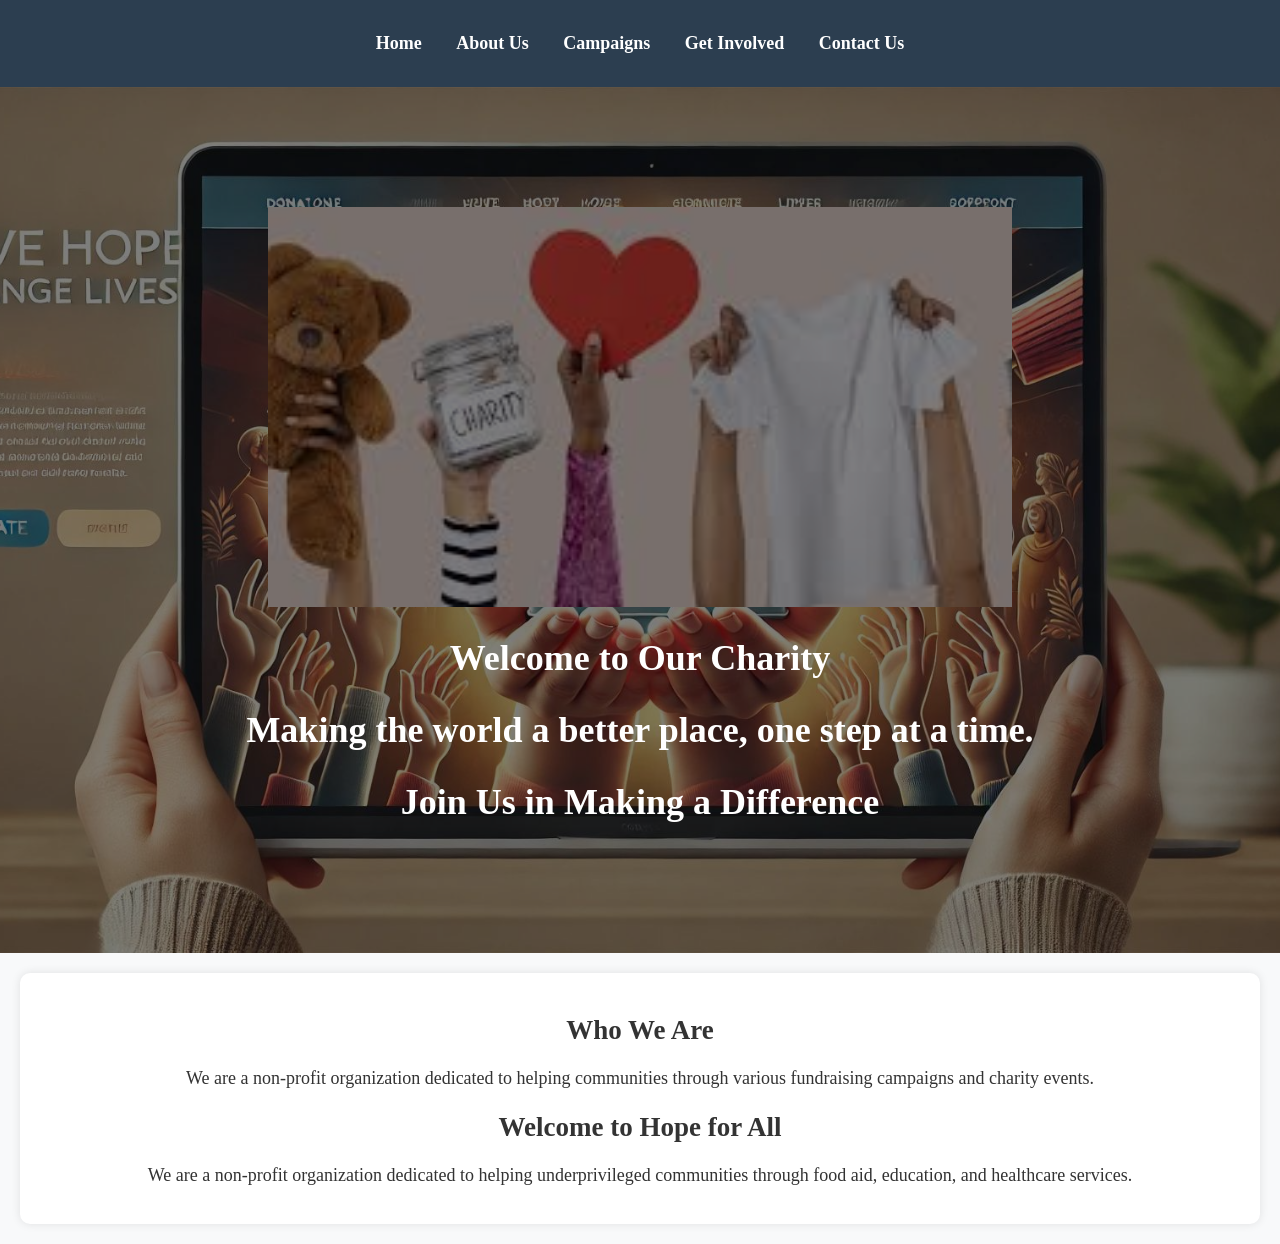
<file: index.html>
<!DOCTYPE html>
<html lang="en">
<head>
  <meta charset="UTF-8" />
  <meta name="viewport" content="width=device-width, initial-scale=1.0" />
  <title>Hope for All - Charity</title>
  <link rel="stylesheet" href="./style.css" />
  <link rel="stylesheet" href="./mobile.css" />
  <link rel="stylesheet" href="./desktop.css" />
  <style>
    .banner img {
      width: 60%;
      display: none;
      height: 400px;
      object-fit: cover;
      margin: 20px auto;
    }
    .banner img.active {
      display: block;
    }
  </style>
</head>
<body onload="welcomeMessage()">
  <header>
    <nav>
      <ul>
        <li><a href="./index.html">Home</a></li>
        <li><a href="./about.html">About Us</a></li>
        <li><a href="./campaigns.html">Campaigns</a></li>
        <li><a href="./get-involved.html">Get Involved</a></li>
        <li><a href="./contact.html">Contact Us</a></li>
      </ul>
    </nav>
  </header>

  <section class="banner">
    <!-- Slideshow Images -->
    <img src="./banner1.png" class="slide active" alt="Slide 1" />
    <img src="./banner2.png" class="slide" alt="Slide 2" />
    <img src="./banner3.png" class="slide" alt="Slide 3" />

    <h1>Welcome to Our Charity</h1>
    <h1>Making the world a better place, one step at a time.</h1>
    <h1>Join Us in Making a Difference</h1>
  </section>

  <section class="introduction">
    <h2>Who We Are</h2>
    <p>We are a non-profit organization dedicated to helping communities through various fundraising campaigns and charity events.</p>
    <h2>Welcome to Hope for All</h2>
    <p>We are a non-profit organization dedicated to helping underprivileged communities through food aid, education, and healthcare services.</p>
  </section>

  <!-- JavaScript starts here -->
  <script>
    // Alert message when page loads
    function welcomeMessage() {
      alert("Welcome to Hope for All Charity Website!");
    }

    // Simple slideshow logic
    let slideIndex = 0;
    const slides = document.querySelectorAll('.slide');

    function showSlides() {
      slides.forEach((slide) => {
        slide.classList.remove('active');
      });

      slideIndex++;
      if (slideIndex > slides.length) slideIndex = 1;

      slides[slideIndex - 1].classList.add('active');
      setTimeout(showSlides, 3000); // change every 3 seconds
    }

    showSlides();
  </script>
</body>
</html>
</file>
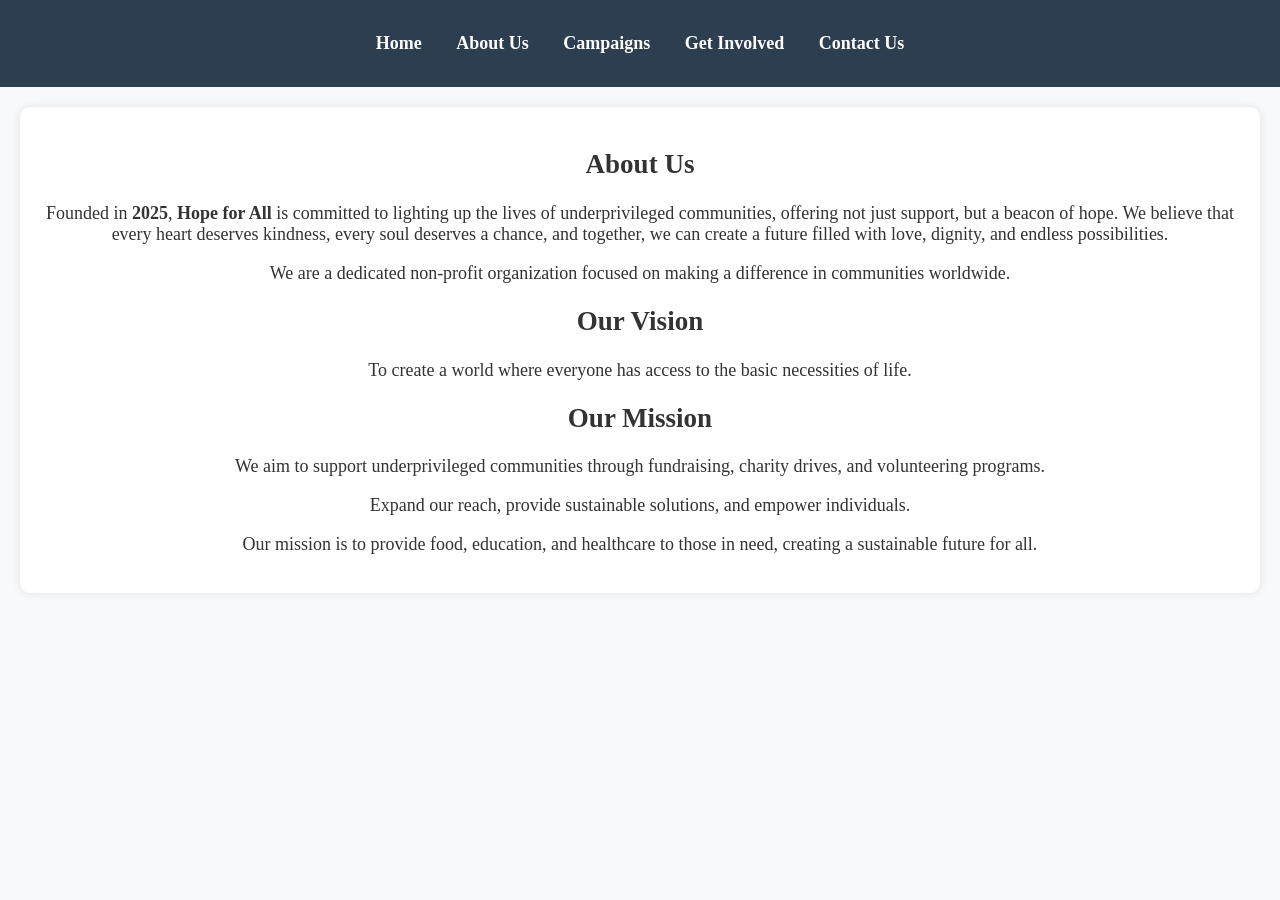
<file: about.html>
<!DOCTYPE html>
<html lang="en">
<head>
    <meta charset="UTF-8" />
  <meta name="viewport" content="width=device-width, initial-scale=1.0" />
  <title>Hope for All - Charity</title>
  <link rel="stylesheet" href="./style.css" />
  <link rel="stylesheet" href="./mobile.css" />
  <link rel="stylesheet" href="./desktop.css" />
</head>
<body>
    <header>
        <nav>
            <ul>
                <li><a href="./index.html">Home</a></li>
				<li><a href="./about.html">About Us</a></li>
				<li><a href="./campaigns.html">Campaigns</a></li>
				<li><a href="./get-involved.html">Get Involved</a></li>
				<li><a href="./contact.html">Contact Us</a></li>
            </ul>
        </nav>
    </header>
    
    <section class="about">
        <h1>About Us</h1>
		 <p>Founded in <strong>2025</strong>, <strong>Hope for All</strong> is committed to lighting up the lives of
		   underprivileged communities, offering not just support, but a beacon of hope. We believe that every heart deserves kindness, 
		   every soul deserves a chance, and together, we can create a future filled with love, dignity, and endless possibilities.</p>
		<p>We are a dedicated non-profit organization focused on making a difference in communities worldwide.</p>
        
        <h2>Our Vision</h2>
        <p>To create a world where everyone has access to the basic necessities of life.</p>
        
        <h2>Our Mission</h2>
        <p>We aim to support underprivileged communities through fundraising, charity drives, and volunteering programs.</p>
		<p> Expand our reach, provide sustainable solutions, and empower individuals.</p>
		<p> Our mission is to provide food, education, and healthcare to those in need, creating a sustainable future for all.</p>
    </section>
</body>
</html>
</file>
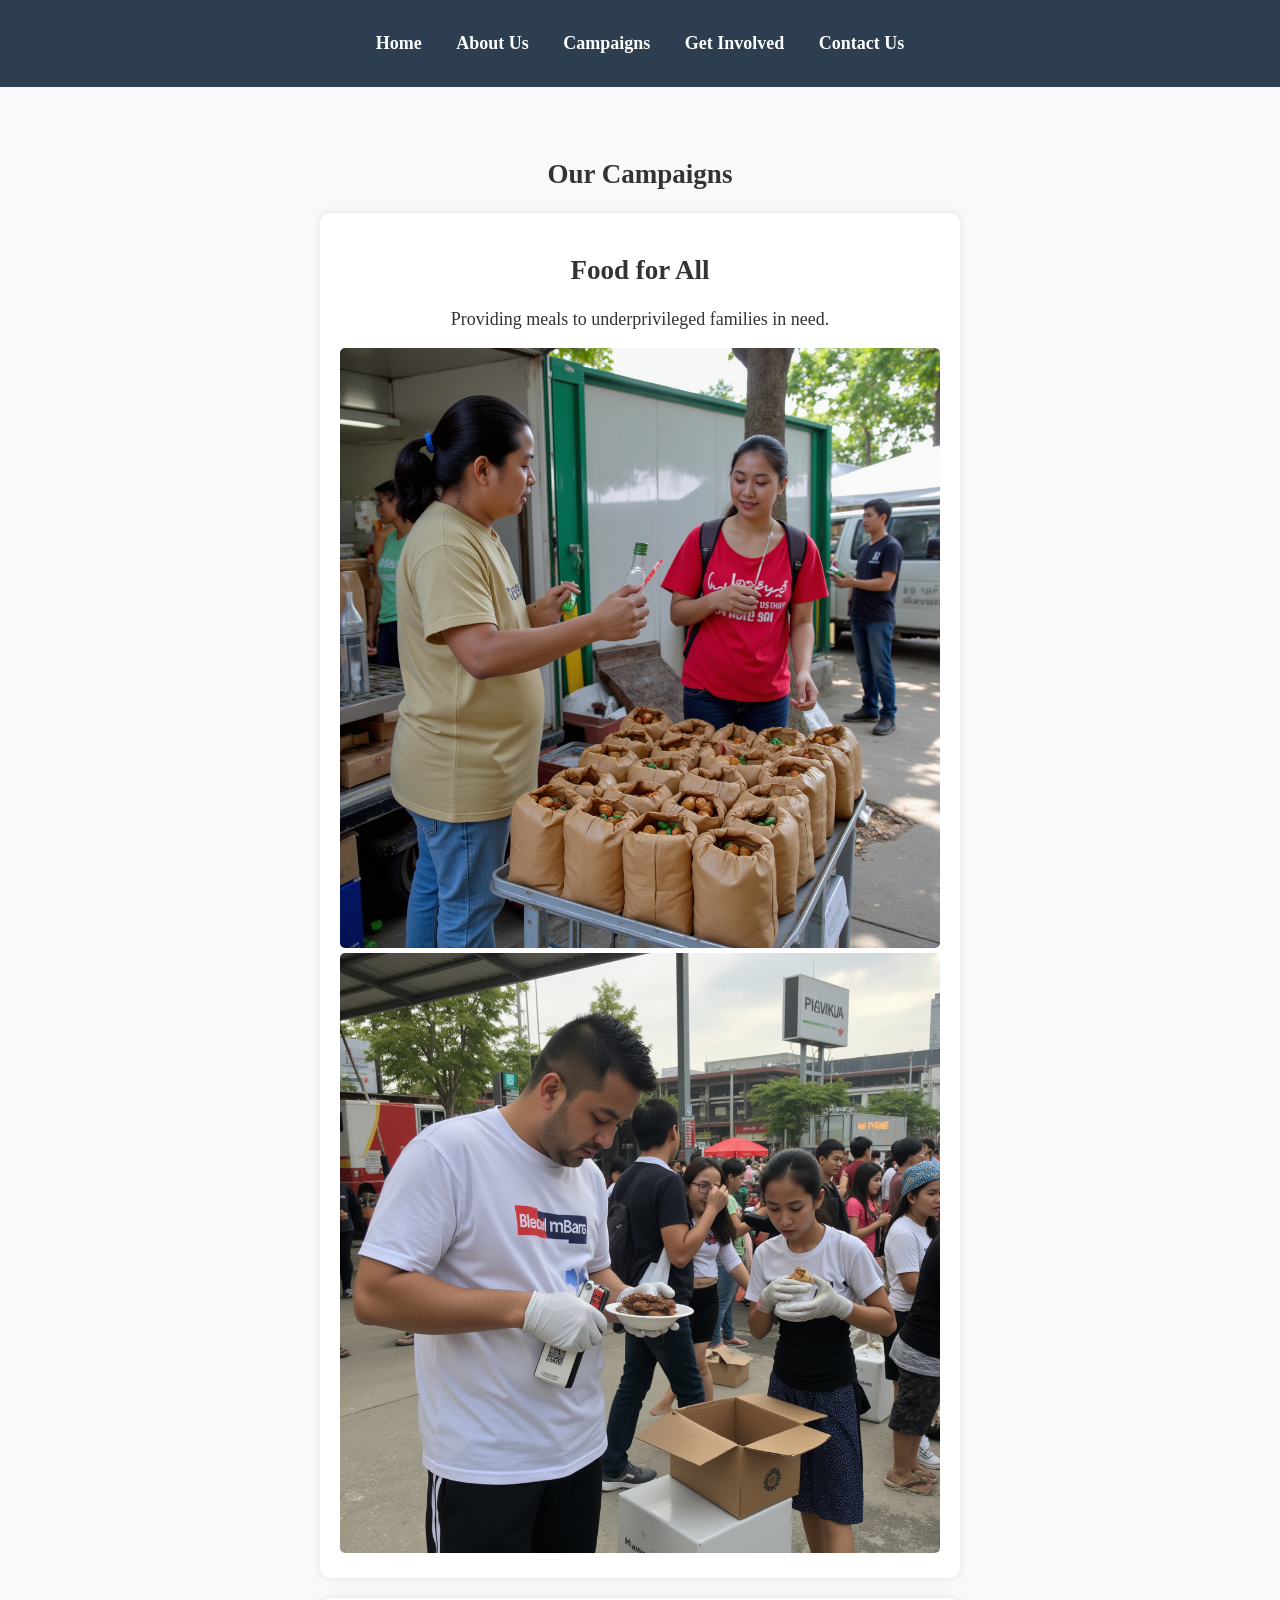
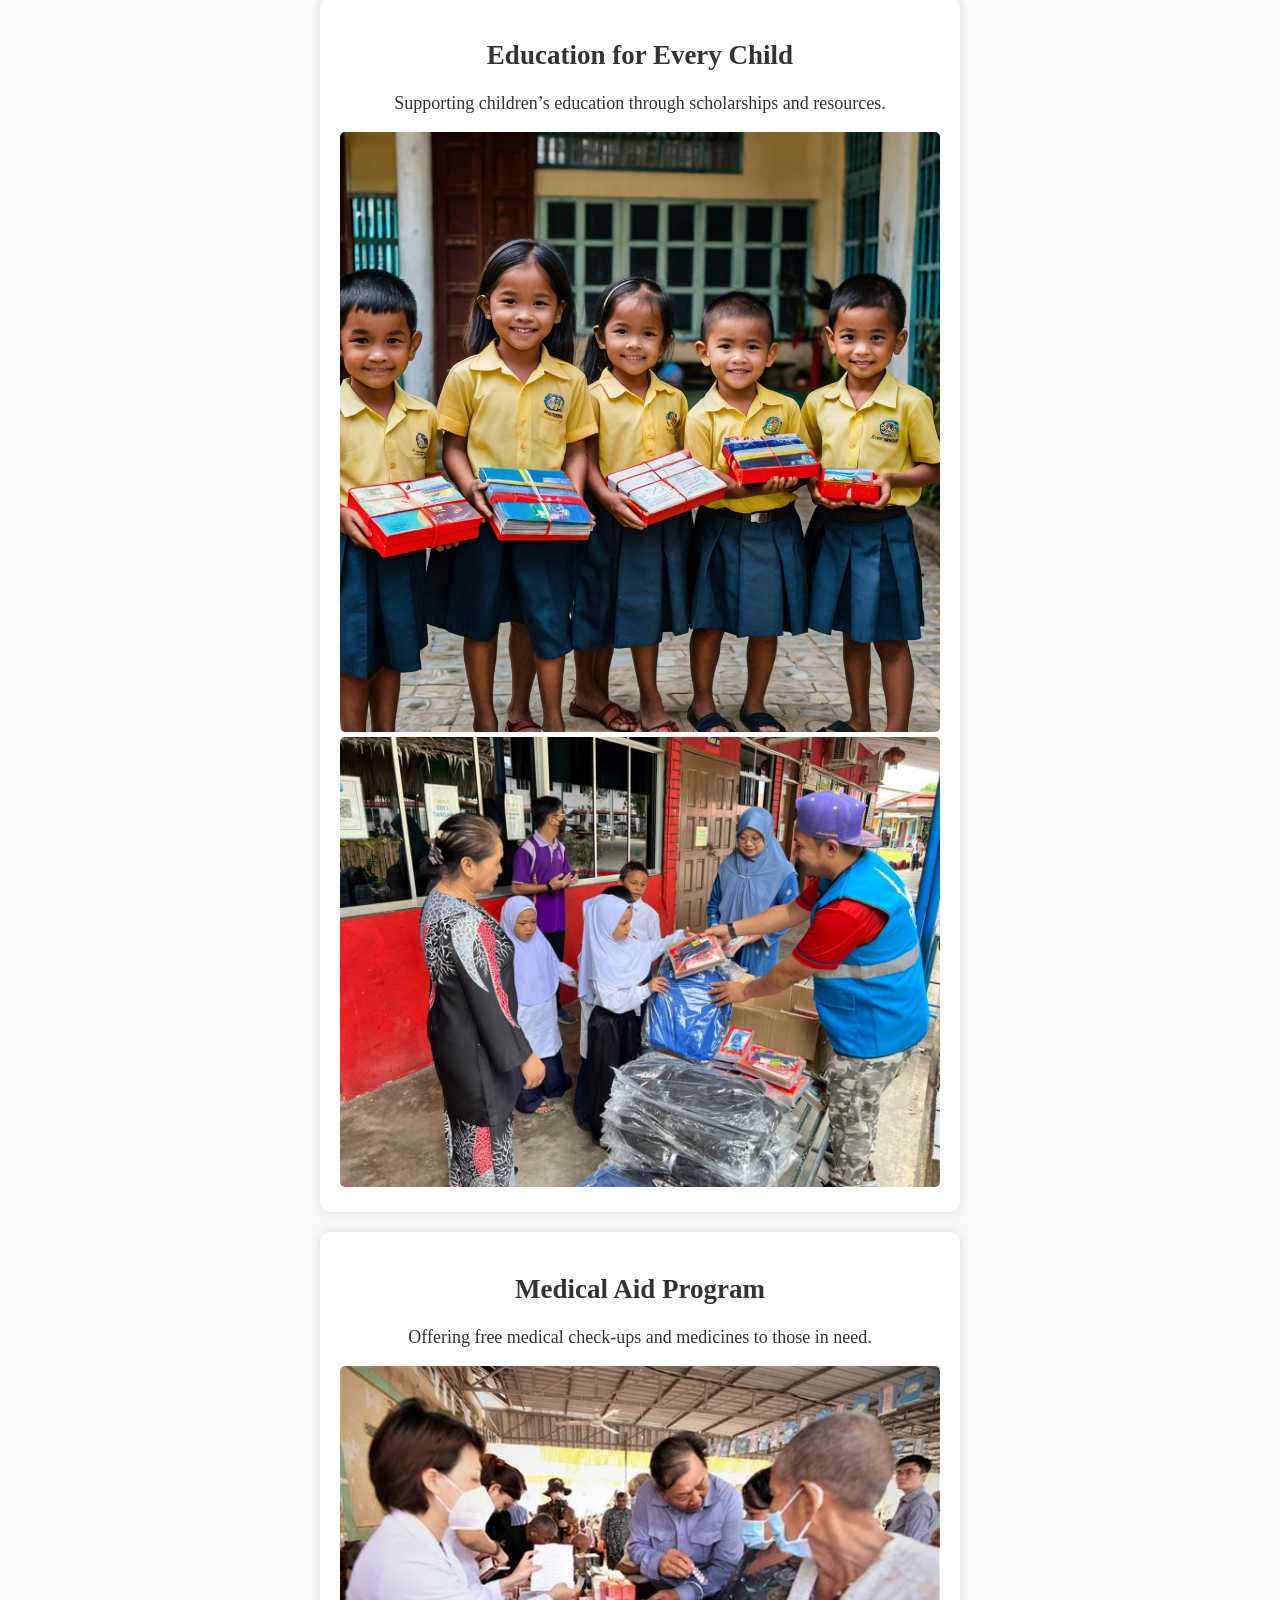
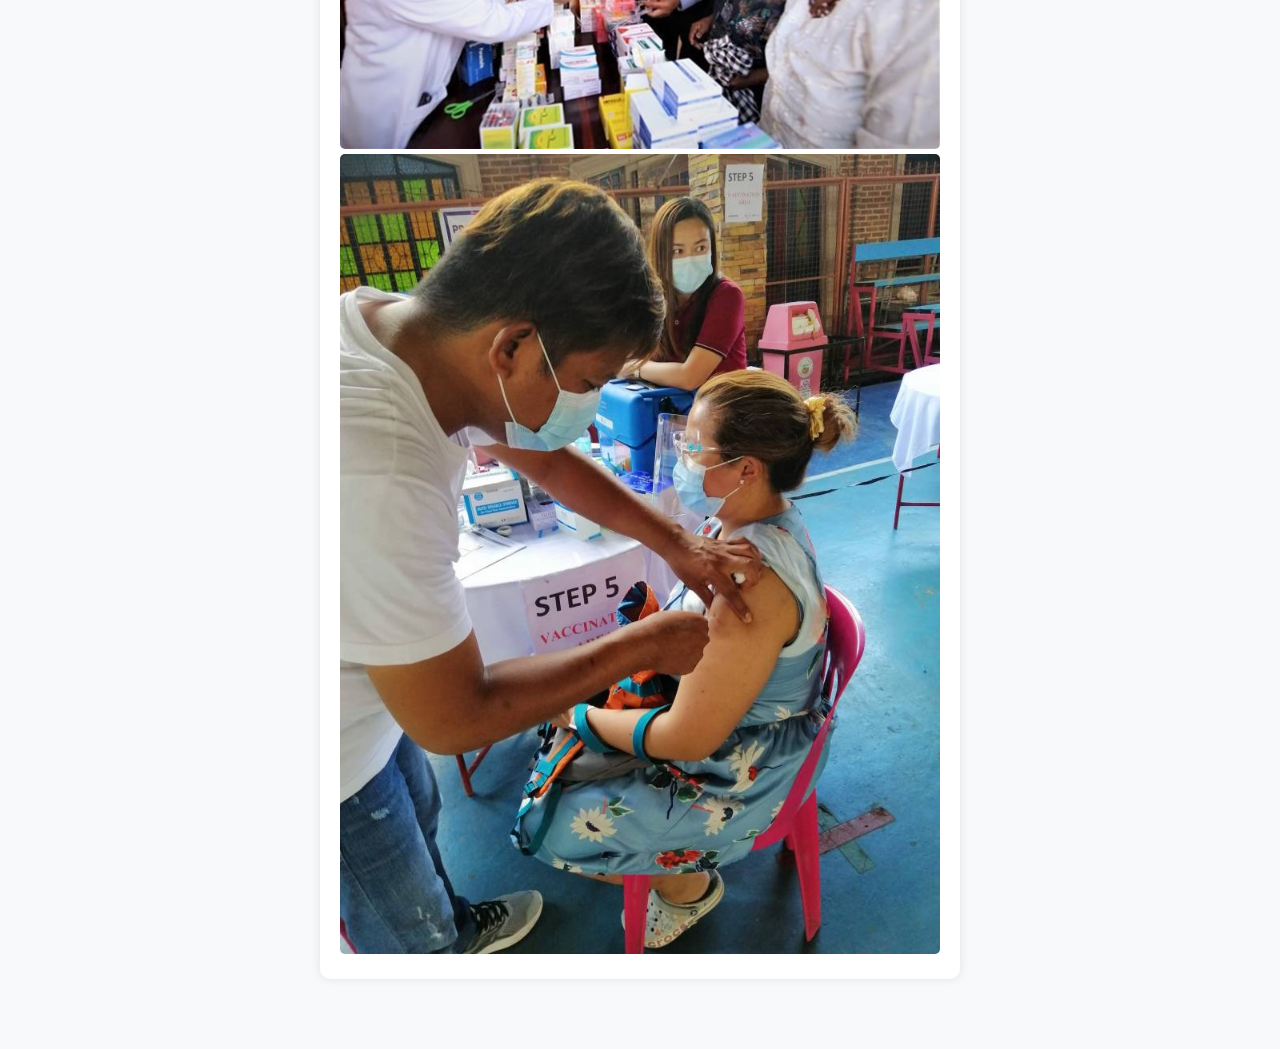
<file: campaigns.html>
<!DOCTYPE html>
<html lang="en">
<head>
    <meta charset="UTF-8" />
  <meta name="viewport" content="width=device-width, initial-scale=1.0" />
  <title>Hope for All - Charity</title>
  <link rel="stylesheet" href="./style.css" />
  <link rel="stylesheet" href="./mobile.css" />
  <link rel="stylesheet" href="./desktop.css" />
</head>
<body>
    <header>
        <nav>
            <ul>
                <li><a href="./index.html">Home</a></li>
				<li><a href="./about.html">About Us</a></li>
				<li><a href="./campaigns.html">Campaigns</a></li>
				<li><a href="./get-involved.html">Get Involved</a></li>
				<li><a href="./contact.html">Contact Us</a></li>
            </ul>
        </nav>
    </header>
    
    <section class="campaigns">
        <h1>Our Campaigns</h1>
        <div class="campaign">
            <h2>Food for All</h2>
            <p>Providing meals to underprivileged families in need.</p>
			<img src="./campaign1.jpg" alt="Food distribution campaign">
			<img src="./campaign2.jpg" alt="Food distribution campaign">
        </div>
        <div class="campaign">
            <h2>Education for Every Child</h2>
            <p>Supporting children’s education through scholarships and resources.</p>
			<img src="./campaign3.jpg" alt="Children receiving school supplies">
			<img src="./campaign4.jpg" alt="Children receiving school supplies">
        </div>
        <div class="campaign">
            <h2>Medical Aid Program</h2>
            <p>Offering free medical check-ups and medicines to those in need.</p>
			<img src="./campaign5.jpg" alt="free medical check-ups">
			<img src="./campaign6.jpg" alt="free medical check-ups">
        </div>
    </section>
</body>
</html>
</file>
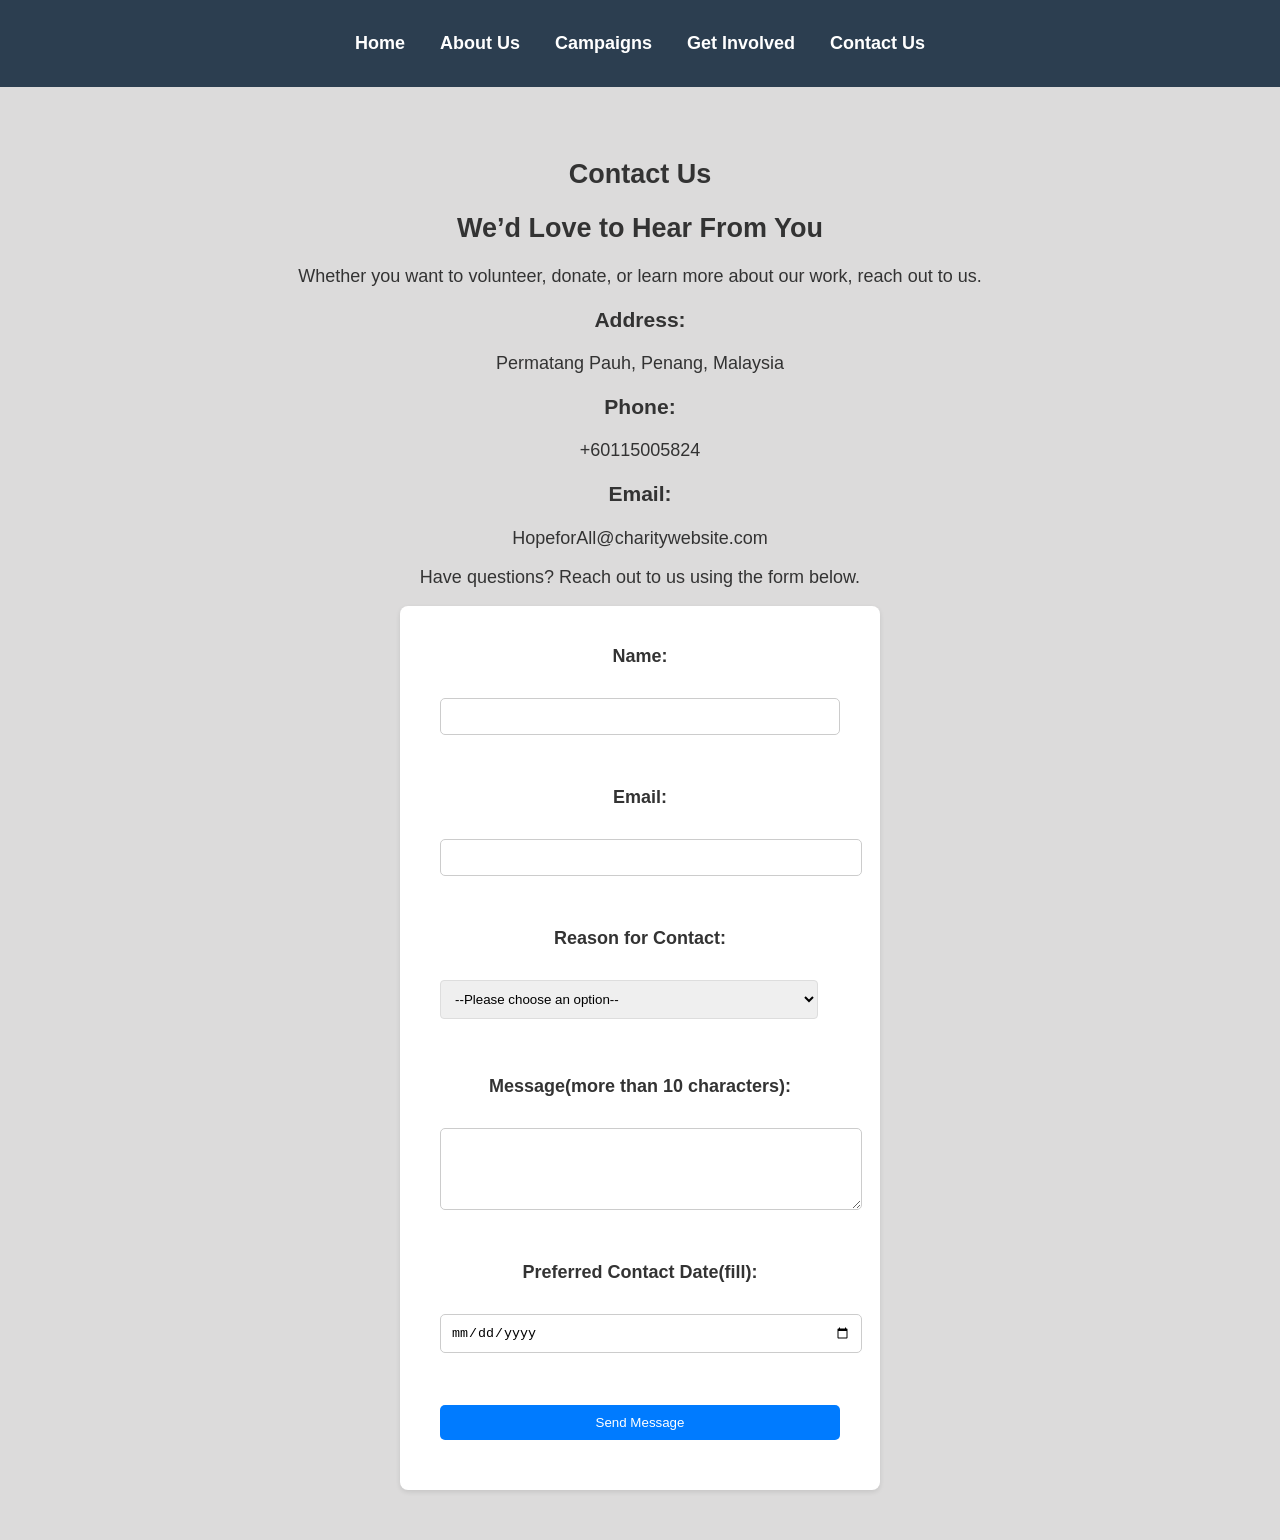
<file: contact.html>
<!DOCTYPE html>
<html lang="en">
<head>
    <meta charset="UTF-8" />
  <meta name="viewport" content="width=device-width, initial-scale=1.0" />
  <title>Hope for All - Charity</title>
  <link rel="stylesheet" href="./style.css" />
  <link rel="stylesheet" href="./mobile.css" />
  <link rel="stylesheet" href="./desktop.css" />
		<style>

body {
  font-family: 'Arial', sans-serif;
  background-color: #DCDBDB;
 margin: 5;
}

form {
  background-color: #fff;
  padding: 40px;
  border-radius: 8px;
  box-shadow: 0 2px 5px rgba(0, 0, 0, 0.1);
  width: 400px;
}

label {
  display: block;
  margin-bottom: 6px;
  font-weight: bold;
}

input[type="text"],
input[type="number"],
select {
  width: calc(100% - 22px);
  padding: 10px;
  margin-bottom: 15px;
  border: 1px solid #ddd;
  border-radius: 4px;
  box-sizing: border-box;
}
input[type="checkbox"] {
  margin-right: 5px;
}

input[type="submit"] {
  background-color: #007bff;
  color: white;
  padding: 12px 20px;
  border: none;
  border-radius: 4px;
  cursor: pointer;
  transition: background-color 0.3s ease;
}

input[type="submit"]:hover {
  background-color: #0069d9;
}

.error {
  color: #dc3545;
  font-size: 14px;
  margin-top: 5px;
}

</style>
</head>
<body>
    <header>
        <nav>
            <ul>
                <li><a href="./index.html">Home</a></li>
				<li><a href="./about.html">About Us</a></li>
				<li><a href="./campaigns.html">Campaigns</a></li>
				<li><a href="./get-involved.html">Get Involved</a></li>
				<li><a href="./contact.html">Contact Us</a></li>
            </ul>
        </nav>
    </header>
	
    
    <section class="contact">
        <h1>Contact Us</h1>
		<h2>We’d Love to Hear From You</h2>
    <p>Whether you want to volunteer, donate, or learn more about our work, reach out to us.</p>

    <h3>Address:</h3>
    <p>Permatang Pauh, Penang, Malaysia</p>

    <h3>Phone:</h3>
    <p>+60115005824</p>

    <h3>Email:</h3>
    <p>HopeforAll@charitywebsite.com</p>
        <p>Have questions? Reach out to us using the form below.</p>
        
       <form id="contactForm" onsubmit="return validateForm()">
        <label for="name">Name:</label><br>
        <input type="text" id="name" name="name" required><br><br>

        <label for="email">Email:</label><br>
        <input type="email" id="email" name="email" required><br><br>
		
		<label for="reason">Reason for Contact:</label><br>
		  <select id="reason" name="reason">
			<option value="">--Please choose an option--</option>
			<option value="inquiry">Inquiry</option>
			<option value="feedback">Feedback</option>
			<option value="request">Request</option>
			<option value="other">Other</option>
		  </select><br><br>

        <label for="message">Message(more than 10 characters):</label><br>
        <textarea id="message" name="message" rows="4" cols="50" required ></textarea><br><br>

        <label for="date">Preferred Contact Date(fill):</label><br>
        <input type="date" id="date" name="date"><br><br>

        <button type="submit">Send Message</button>

    <p id="errorMsg" style="color: red; font-weight: bold; display: none; margin-top: 10px;">
            Please fill in all the fields before sending.
        </p>
    </form>
</section>

</div>

<script>
function validateForm() {
    const name = document.getElementById("name").value.trim();
    const email = document.getElementById("email").value.trim();
	const reason = document.getElementById("reason").value.trim();
    const message = document.getElementById("message").value.trim();
    const date = document.getElementById("date").value.trim();
    const errorMsg = document.getElementById("errorMsg");

    // Check if any of the fields are empty
    if (name === "" || email === "" || reason === "" || message === "" || date === "") {
        errorMsg.style.display = "block";
        errorMsg.innerText = "Please fill all the fields correctly.";
        return false;
    }

    // Check if message length is less than 10 characters
    if (message.length < 10) {
        errorMsg.style.display = "block";
        errorMsg.innerText = "Message must be at least 10 characters.";
        return false;
    }

    // Check if date is not selected
    if (date === "") {
        errorMsg.style.display = "block";
        errorMsg.innerText = "Please select a date before submitting.";
        return false;
    }

    // If everything is valid
    errorMsg.style.display = "none"; // Hide error message
    alert("Message sent successfully!"); // Replace with your actual message submission logic
    return true;
}
</script>
</body>
</html>
</file>
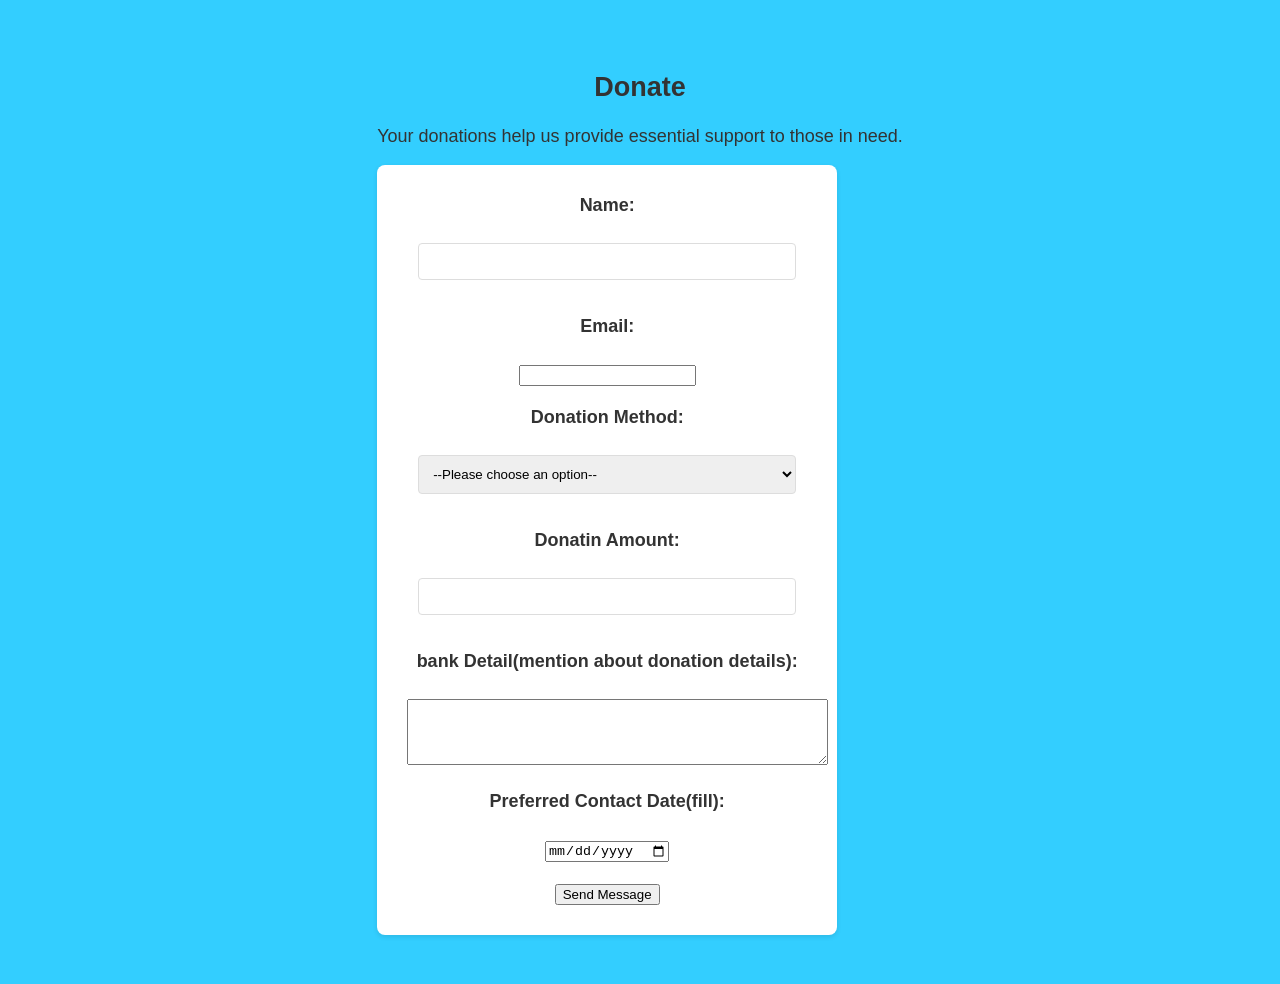
<file: donation.html>
<!DOCTYPE html>
<html lang="en">
<head>
    <meta charset="UTF-8">
    <meta name="viewport" content="width=device-width, initial-scale=1.0">
    <title>Get Involved - Charity & Fundraising</title>
    <link rel="stylesheet" href="style.css">
			<link href="mobile.css" rel="stylesheet" type="text/css" />
<link href="desktop.css" rel="stylesheet" type="text/css" />
	<style>

body {
  font-family: 'Arial', sans-serif;
  background-color: #33CEFF;
  display: flex;
  justify-content: center;
  align-items: center;
  min-height: 100vh;
  margin: 5;
}

form {
  background-color: #fff;
  padding: 30px;
  border-radius: 8px;
  box-shadow: 0 2px 5px rgba(0, 0, 0, 0.1);
  width: 400px;
}

		
label {
  display: block;
  margin-bottom: 6px;
  font-weight: bold;
}

input[type="text"],
input[type="number"],
select {
  width: calc(100% - 22px);
  padding: 10px;
  margin-bottom: 15px;
  border: 1px solid #ddd;
  border-radius: 4px;
  box-sizing: border-box;
}
input[type="checkbox"] {
  margin-right: 5px;
}

input[type="submit"] {
  background-color: #007bff;
  color: white;
  padding: 12px 20px;
  border: none;
  border-radius: 4px;
  cursor: pointer;
  transition: background-color 0.3s ease;
}

input[type="submit"]:hover {
  background-color: #0069d9;
}

.error {
  color: #dc3545;
  font-size: 14px;
  margin-top: 5px;
}


</style>
</head>
<body>
 <section>
        <div class="involvement-option">
            <h2>Donate</h2>
            <p>Your donations help us provide essential support to those in need.</p>
			
        </div>
		
		<form id="contactForm" onsubmit="return validateForm()">
        <label for="name">Name:</label><br>
        <input type="text" id="name" name="name" required><br><br>

        <label for="email">Email:</label><br>
        <input type="email" id="email" name="email" required><br><br>
		
		<label for="reason">Donation Method:</label><br>
		  <select id="reason" name="reason">
			<option value="">--Please choose an option--</option>
			<option value="Touch n Go E Wallet">Touch n Go E Wallet</option>
			<option value="Maybank">Maybank</option>
			<option value="CIMB Bank">CIMB Bank</option>
			<option value="Other Bank">Other Bank</option>
		  </select><br><br>
		  
		  <label for="donatin amount">Donatin Amount:</label><br>
        <input type="text" id="donatin amount" name="donatin amount" required><br><br>

        <label for="message"> bank Detail(mention about donation details):</label><br>
        <textarea id="message" name="message" rows="4" cols="50" required ></textarea><br><br>

        <label for="date">Preferred Contact Date(fill):</label><br>
        <input type="date" id="date" name="date"><br><br>

        <button type="submit">Send Message</button>

    <p id="errorMsg" style="color: red; font-weight: bold; display: none; margin-top: 10px;">
            Please fill in all the fields before sending.
        </p>
    </form>
</section>

</div>

<script>
function validateForm() {
    const name = document.getElementById("name").value.trim();
    const email = document.getElementById("email").value.trim();
	const reason = document.getElementById("reason").value.trim();
	const donatin amount = document.getElementById("donatin amount").value.trim();
    const message = document.getElementById("message").value.trim();
    const date = document.getElementById("date").value.trim();
    const errorMsg = document.getElementById("errorMsg");

    // Check if any of the fields are empty
    if (name === "" || email === "" || reason === "" || donatin amount === "" || message === "" || date === "") {
        errorMsg.style.display = "block";
        errorMsg.innerText = "Please fill all the fields correctly.";
        return false;
    }

    // Check if message length is less than 10 characters
    if (message.length < 10) {
        errorMsg.style.display = "block";
        errorMsg.innerText = "Bank details must be at least 10 characters.";
        return false;
    }

    // Check if date is not selected
    if (date === "") {
        errorMsg.style.display = "block";
        errorMsg.innerText = "Please select a date before submitting.";
        return false;
    }

    // If everything is valid
    errorMsg.style.display = "none"; // Hide error message
    alert("Money sent successfully!"); // Replace with your actual message submission logic
    return true;
}
</script>
</body>
</html>
</file>
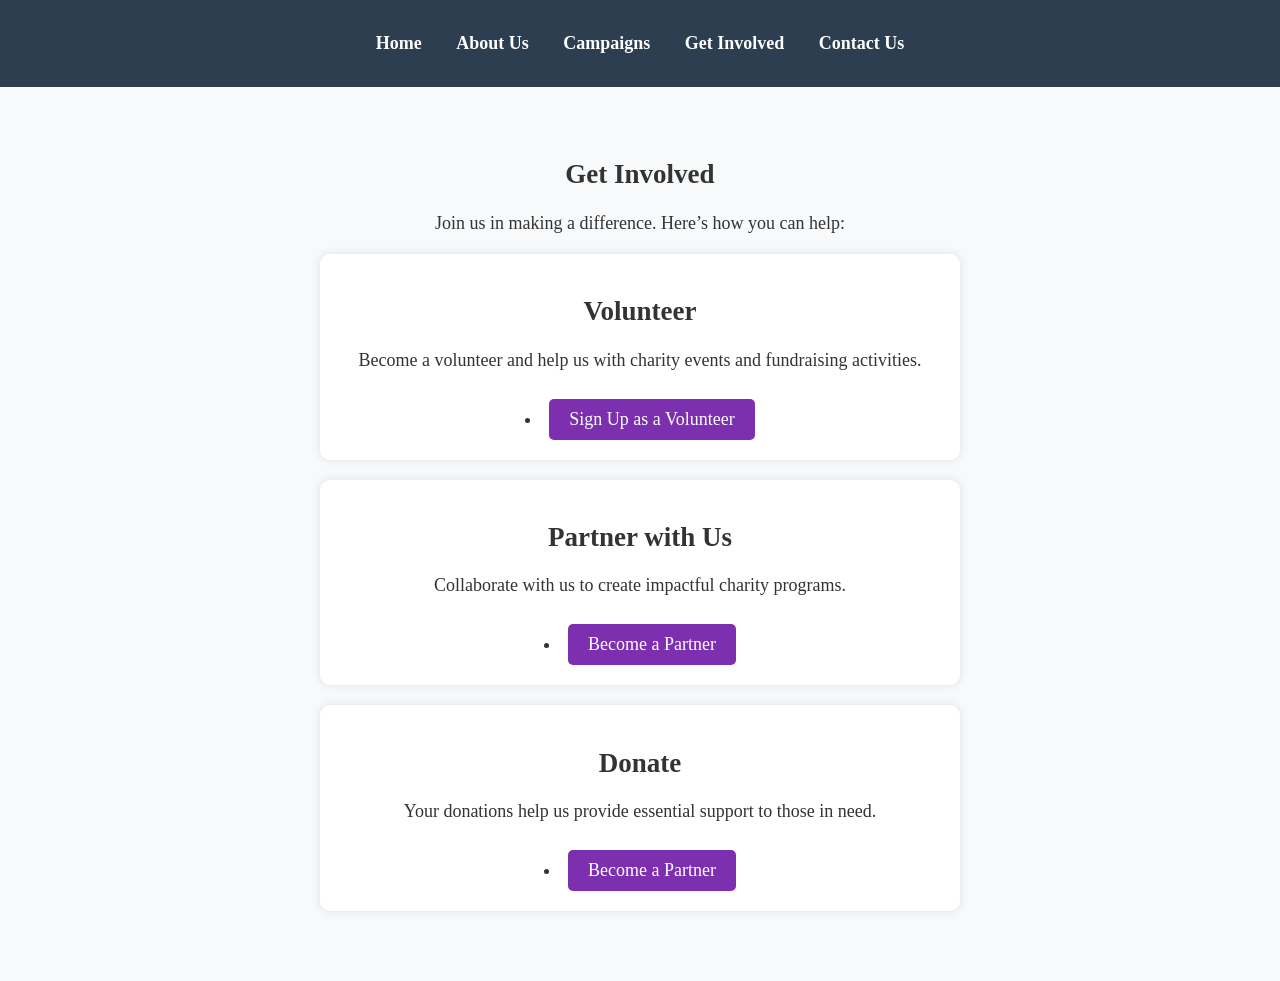
<file: get-involved.html>
<!DOCTYPE html>
<html lang="en">
<head>
    <meta charset="UTF-8" />
  <meta name="viewport" content="width=device-width, initial-scale=1.0" />
  <title>Hope for All - Charity</title>
  <link rel="stylesheet" href="./style.css" />
  <link rel="stylesheet" href="./mobile.css" />
  <link rel="stylesheet" href="./desktop.css" />
	<style>
	.get-involved .involvement-option {
    background-color: #fff;
    margin: 20px auto;
    padding: 20px;
    max-width: 600px;
    border-radius: 10px;
    box-shadow: 0 0 10px rgba(0, 0, 0, 0.1);
}
	</style>
</head>
<body>
    <header>
        <nav>
            <ul>
                <li><a href="./index.html">Home</a></li>
				<li><a href="./about.html">About Us</a></li>
				<li><a href="./campaigns.html">Campaigns</a></li>
				<li><a href="./get-involved.html">Get Involved</a></li>
				<li><a href="./contact.html">Contact Us</a></li>
            </ul>
        </nav>
    </header>
    
    <section class="get-involved">
        <h1>Get Involved</h1>
        <p>Join us in making a difference. Here’s how you can help:</p>
        
        <div class="involvement-option">
            <h2>Volunteer</h2>
            <p>Become a volunteer and help us with charity events and fundraising activities.</p>
			<li><a href="volunteer.html"><span class="btn">Sign Up as a Volunteer</span></a></li>
        </div>
		
		<div class="involvement-option">
            <h2>Partner with Us</h2>
            <p>Collaborate with us to create impactful charity programs.</p>
			 <li><a href="partner.html"><span class="btn">Become a Partner</span></a></li>
        </div>


        <div class="involvement-option">
            <h2>Donate</h2>
            <p>Your donations help us provide essential support to those in need.</p>
			 <li><a href="donation.html"><span class="btn">Become a Partner</span></a></li>
        </div>
		</section>
</body>
</html>
</file>
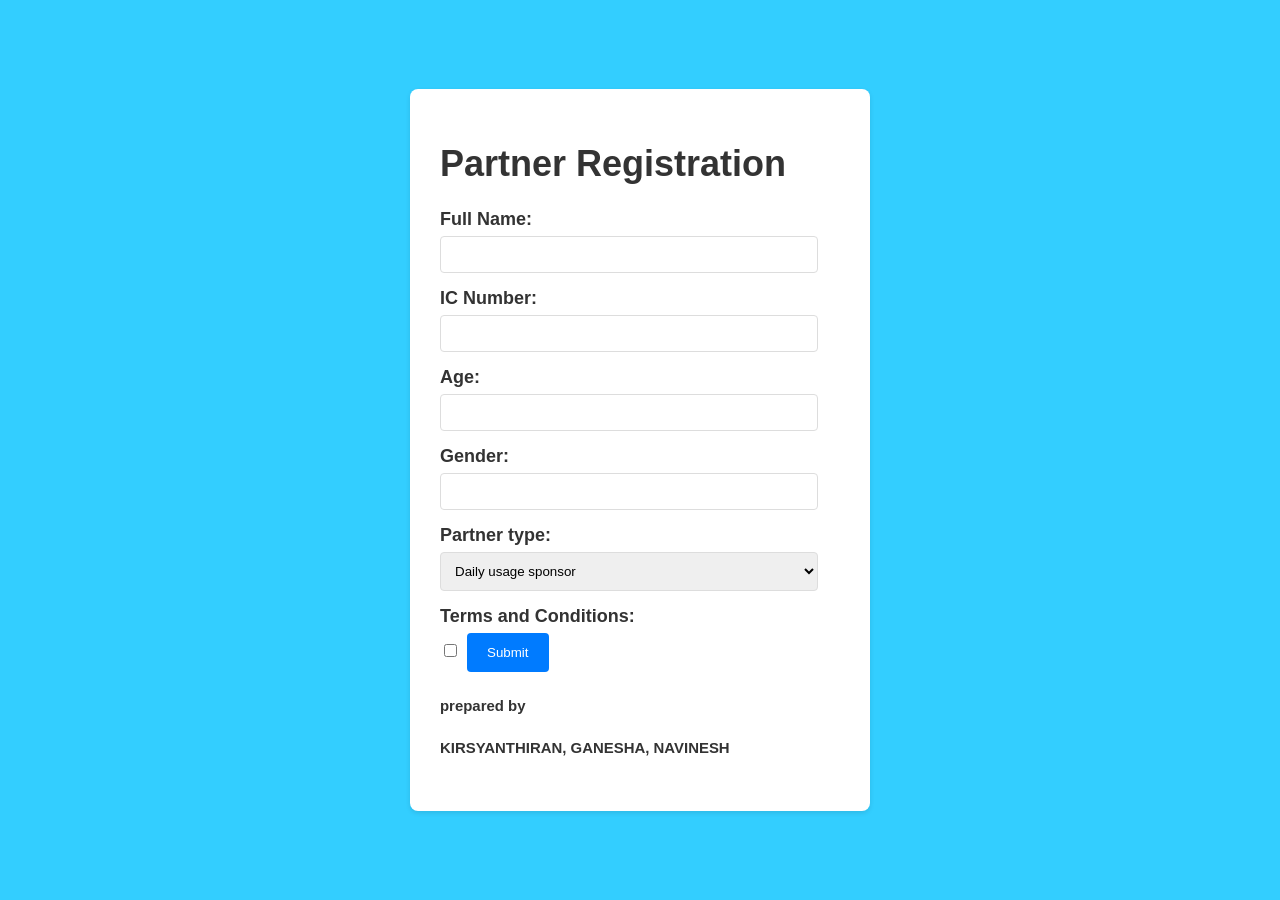
<file: partner.html>
<!DOCTYPE html>
<html lang="en">
<head>	
    <meta charset="UTF-8">
    <meta name="viewport" content="width=device-width, initial-scale=1.0">
    <title>Get Involved - Charity & Fundraising</title>
   <link rel="stylesheet" href="style.css">
   		<link href="mobile.css" rel="stylesheet" type="text/css" />
<link href="desktop.css" rel="stylesheet" type="text/css" />
<style>

body {
  font-family: 'Arial', sans-serif;
  background-color: #33CEFF;
  display: flex;
  justify-content: center;
  align-items: center;
  min-height: 100vh;
  margin: 5;
}

form {
  background-color: #fff;
  padding: 30px;
  border-radius: 8px;
  box-shadow: 0 2px 5px rgba(0, 0, 0, 0.1);
  width: 400px;
}

		
label {
  display: block;
  margin-bottom: 6px;
  font-weight: bold;
}

input[type="text"],
input[type="number"],
select {
  width: calc(100% - 22px);
  padding: 10px;
  margin-bottom: 15px;
  border: 1px solid #ddd;
  border-radius: 4px;
  box-sizing: border-box;
}
input[type="checkbox"] {
  margin-right: 5px;
}

input[type="submit"] {
  background-color: #007bff;
  color: white;
  padding: 12px 20px;
  border: none;
  border-radius: 4px;
  cursor: pointer;
  transition: background-color 0.3s ease;
}

input[type="submit"]:hover {
  background-color: #0069d9;
}

.error {
  color: #dc3545;
  font-size: 14px;
  margin-top: 5px;
}


</style>
</head>
<body>


<form id="registrationForm">
  <div class="involvement-option">
  <p><h1>Partner Registration          </h1></p>
 </div>
  <label for="fullName">Full Name:</label>
  <input type="text" id="fullName" required>

  <label for="icNumber">IC Number:</label>
  <input type="text" id="icNumber" required>
  <span id="icError" class="error"></span>

  <label for="age">Age:</label>
  <input type="number" id="age" required>
  <span id="ageError" class="error"></span>

  <label for="gender">Gender:</label>
  <input type="text" id="gender" readonly>

  <label for="course">Partner type:</label>
  <select id="course" required>
    <option value="Daily usage collection">Daily usage sponsor</option>
    <option value="Food collection">Food sponsor</option>
    <option value="Clothes collection">Clothes sponsor</option>
    <option value="Money collection">Money sponsor</option>
  </select>

  <label for="terms">Terms and Conditions:</label>
  <input type="checkbox" id="terms" required>

  <input type="submit" value="Submit">
  
  <h5>prepared by</h5>
      <h5><p>KIRSYANTHIRAN, GANESHA, NAVINESH</p></h5>
</form>

<script>

function validateIC(icNumber) {
  const icError = document.getElementById("icError");
  icError.textContent = ""; // Clear previous error messages

  if (!/^\d{12}$/.test(icNumber)) {
    icError.textContent = "IC Number must be exactly 12 digits.";
    return { isValid: false, gender: null };
  }

  const lastDigit = parseInt(icNumber.slice(-1));
  const gender = lastDigit % 2 === 1 ? "Male" : "Female";
  return { isValid: true, gender: gender };
}

function generateGreeting(name, gender) {
  const salutation = gender === "Male" ? "Mr." : "Ms.";
  return `Welcome, ${salutation} ${name}!`;
}

function getCourseMessage(course) {
  switch (course) {
    case "Daily usage collection":
      return "Get ready to collect Daily usage for donation!";
    case "Food collection":
      return "Get ready to collect Food for donation!";
    case "Clothes collection":
      return "Get ready to collect Clothes for donation!";
    case "Money collection":
      return "Get ready to collect Money for donation!";
    default:
      return "";
  }
}

function calculateRegistrationFee(age, course) {
  let fee = 5;
  if (age < 20) {
    fee *= 0.2;
  }
  if (course === "Money collection") {
    fee += 10;
  }
  return fee;
}

function displaySummary(name, gender, course, fee) {
  const greeting = generateGreeting(name, gender);
  const courseMessage = getCourseMessage(course);
  alert(`Student Name: ${name}\nGender: ${gender}\nGreeting: ${greeting}\nCourse: ${course}\nMessage: ${courseMessage}\nRegistration Fee: RM${fee}`);
}

const form = document.getElementById("registrationForm");
form.addEventListener("submit", (event) => {
  event.preventDefault();

  const name = document.getElementById("fullName").value;
  const icNumber = document.getElementById("icNumber").value;
  const age = parseInt(document.getElementById("age").value);
  const course = document.getElementById("course").value;
  const terms = document.getElementById("terms").checked;
  const genderField = document.getElementById("gender");
  const ageError = document.getElementById("ageError");
  ageError.textContent = "";

  if (age < 17) {
    ageError.textContent = "Age must be at least 17.";
    return;
  }

  const icValidation = validateIC(icNumber);
  if (!icValidation.isValid) {
    return;
  }

  genderField.value = icValidation.gender;

  if (!terms) {
    alert("Please agree to the terms and conditions.");
    return;
  }

  const fee = calculateRegistrationFee(age, course);
  displaySummary(name, icValidation.gender, course, fee);
});
</script>

</body>
</html>
</file>
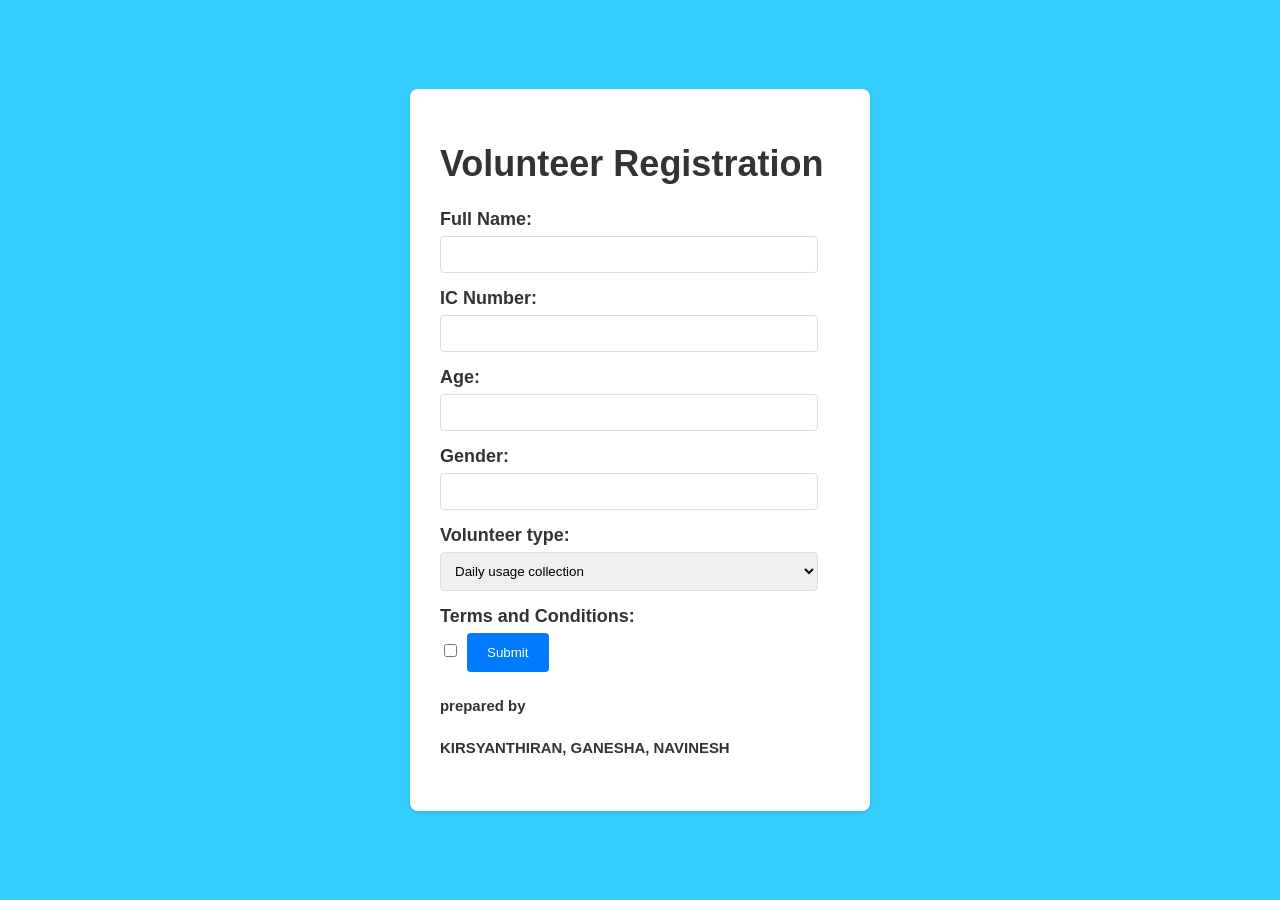
<file: volunteer.html>
<!DOCTYPE html>
<html>
<head>	
	<title>Volunteer Registration       </title>
	    <link rel="stylesheet" href="style.css">
		<link href="mobile.css" rel="stylesheet" type="text/css" />
<link href="desktop.css" rel="stylesheet" type="text/css" />
<style>
body {
  font-family: 'Arial', sans-serif;
  background-color: #33CEFF;
  display: flex;
  justify-content: center;
  align-items: center;
  min-height: 100vh;
  margin: 5;
}

form {
  background-color: #fff;
  padding: 30px;
  border-radius: 8px;
  box-shadow: 0 2px 5px rgba(0, 0, 0, 0.1);
  width: 400px;
}

label {
  display: block;
  margin-bottom: 6px;
  font-weight: bold;
}

input[type="text"],
input[type="number"],
select {
  width: calc(100% - 22px);
  padding: 10px;
  margin-bottom: 15px;
  border: 1px solid #ddd;
  border-radius: 4px;
  box-sizing: border-box;
}
input[type="checkbox"] {
  margin-right: 5px;
}

input[type="submit"] {
  background-color: #007bff;
  color: white;
  padding: 12px 20px;
  border: none;
  border-radius: 4px;
  cursor: pointer;
  transition: background-color 0.3s ease;
}

input[type="submit"]:hover {
  background-color: #0069d9;
}

.error {
  color: #dc3545;
  font-size: 14px;
  margin-top: 5px;
}
</style>
</head>
<body>



<form id="registrationForm">
    <div class="involvement-option">
  <p><h1>Volunteer Registration            </h1></p>
 </div>
  <label for="fullName">Full Name:</label>
  <input type="text" id="fullName" required>

  <label for="icNumber">IC Number:</label>
  <input type="text" id="icNumber" required>
  <span id="icError" class="error"></span>

  <label for="age">Age:</label>
  <input type="number" id="age" required>
  <span id="ageError" class="error"></span>

  <label for="gender">Gender:</label>
  <input type="text" id="gender" readonly>

  <label for="course">Volunteer type:</label>
  <select id="course" required>
    <option value="Daily usage collection">Daily usage collection</option>
    <option value="Food collection">Food collection</option>
    <option value="Clothes collection">Clothes collection</option>
    <option value="Money collection">Money collection</option>
  </select>

  <label for="terms">Terms and Conditions:</label>
  <input type="checkbox" id="terms" required>

  <input type="submit" value="Submit">
  
  <h5>prepared by</h5>
      <h5><p>KIRSYANTHIRAN, GANESHA, NAVINESH</p></h5>
</form>

<script>

function validateIC(icNumber) {
  const icError = document.getElementById("icError");
  icError.textContent = ""; // Clear previous error messages

  if (!/^\d{12}$/.test(icNumber)) {
    icError.textContent = "IC Number must be exactly 12 digits.";
    return { isValid: false, gender: null };
  }

  const lastDigit = parseInt(icNumber.slice(-1));
  const gender = lastDigit % 2 === 1 ? "Male" : "Female";
  return { isValid: true, gender: gender };
}

function generateGreeting(name, gender) {
  const salutation = gender === "Male" ? "Mr." : "Ms.";
  return `Welcome, ${salutation} ${name}!`;
}

function getCourseMessage(course) {
  switch (course) {
    case "Daily usage collection":
      return "Get ready to collect Daily usage for donation!";
    case "Food collection":
      return "Get ready to collect Food for donation!";
    case "Clothes collection":
      return "Get ready to collect Clothes for donation!";
    case "Money collection":
      return "Get ready to collect Money for donation!";
    default:
      return "";
  }
}

function calculateRegistrationFee(age, course) {
  let fee = 5;
  if (age < 20) {
    fee *= 0.2;
  }
  if (course === "Money collection") {
    fee += 10;
  }
  return fee;
}

function displaySummary(name, gender, course, fee) {
  const greeting = generateGreeting(name, gender);
  const courseMessage = getCourseMessage(course);
  alert(`Student Name: ${name}\nGender: ${gender}\nGreeting: ${greeting}\nCourse: ${course}\nMessage: ${courseMessage}\nRegistration Fee: RM${fee}`);
}

const form = document.getElementById("registrationForm");
form.addEventListener("submit", (event) => {
  event.preventDefault();

  const name = document.getElementById("fullName").value;
  const icNumber = document.getElementById("icNumber").value;
  const age = parseInt(document.getElementById("age").value);
  const course = document.getElementById("course").value;
  const terms = document.getElementById("terms").checked;
  const genderField = document.getElementById("gender");
  const ageError = document.getElementById("ageError");
  ageError.textContent = "";

  if (age < 17) {
    ageError.textContent = "Age must be at least 17.";
    return;
  }

  const icValidation = validateIC(icNumber);
  if (!icValidation.isValid) {
    return;
  }

  genderField.value = icValidation.gender;

  if (!terms) {
    alert("Please agree to the terms and conditions.");
    return;
  }

  const fee = calculateRegistrationFee(age, course);
  displaySummary(name, icValidation.gender, course, fee);
});
</script>

</body>
</html>
</file>
<file: style.css>
/* General Styles */
body {
    font-family: Arial, sans-serif;
    margin: 0;
    padding: 0;
    background-color: #f8f9fa;
    color: #333;
}

/* Navigation Bar */
nav {
    background-color: #2c3e50;
    padding: 15px;
}

nav ul {
    list-style: none;
    padding: 0;
    text-align: center;
}

nav ul li {
    display: inline;
    margin: 0 15px;
}

nav ul li a {
    color: white;
    text-decoration: none;
    font-weight: bold;
}

nav ul li a:hover {
    text-decoration: underline;
}

/* Banner Section */
.banner {
    position: relative;
    background: url('banner.jpg') no-repeat center center/cover;
    text-align: center;
    padding: 100px 20px;
    color: white;
    font-size: 24px;
    font-weight: bold;
}

.banner::before {
    content: "";
    position: absolute;
    top: 0;
    left: 0;
    width: 100%;
    height: 100%;
    background: rgba(0, 0, 0, 0.5);
}

.banner h1 {
    position: relative;
    z-index: 2;
    font-size: 36px;
}

/* Section Styling */
section {
    padding: 50px;
    text-align: center;
}

/* Introduction & About Page */
.introduction, .about {
    background-color: white;
    box-shadow: 0px 0px 10px rgba(0, 0, 0, 0.1);
    margin: 20px;
    border-radius: 10px;
    padding: 20px;
}

/* Campaigns Page */
.campaigns .campaign {
    background-color: #fff;
    margin: 20px auto;
    padding: 20px;
    max-width: 600px;
    border-radius: 10px;
    box-shadow: 0 0 10px rgba(0, 0, 0, 0.1);
}

.campaigns .campaign img {
    width: 100%;
    border-radius: 5px;
} /* <-- Closing bracket added here */

/* Get Involved Page */
.get-involved .involvement-option {
    background-color: #fff;
    margin: 20px auto;
    padding: 20px;
    max-width: 600px;
    border-radius: 10px;
    box-shadow: 0 0 10px rgba(0, 0, 0, 0.1);
}

.btn {
    display: inline-block;
    padding: 10px 20px;
    background-color: #7c2faf;
    color: white;
    text-decoration: none;
    border-radius: 5px;
    margin-top: 10px;
}

.btn:hover {
    background-color: #219150;
}

/* Contact Page */
.contact form {
    display: flex;
    flex-direction: column;
    max-width: 400px; /* More mobile-friendly */
    width: 100%;
    margin: 0 auto;
}

.contact form label,
.contact form input,
.contact form textarea,
.contact form button {
    width: 100%;
    margin-bottom: 10px;
}

.contact form input,
.contact form textarea {
    padding: 10px;
    border: 1px solid #ccc;
    border-radius: 5px;
}

.contact form button {
    background-color: #007bff;
    color: white;
    padding: 10px;
    border: none;
    border-radius: 5px;
    cursor: pointer;
}

.contact form button:hover {
    background-color: #0056b3;
}

/* Responsive Design */
@media (max-width: 768px) {
    .contact form {
        max-width: 90%;
    }
}
</file>
<file: mobile.css>
body {
margin: 0; padding: 0; /* avoid white line just inside browser window */
/* set up default text properties - most commonly used */
font-family: Tahoma, 'Arial Black', san-serif;
font-size: 18px;
}
.container { width: 100%; }
/* more rule sets */
video {
width:100%;
height: auto;
border-radius:16px;
border:2px solid gray;
}
.imageContainer {
width: 100%;
padding-left: 4%;
padding-right: 4%;
padding-bottom: 24px;
/* border-box includes
padding & border in the total
width & height of box */
box-sizing: border-box;
}
.imageContainer img {
width: 100%;
box-sizing: border-box;
border-radius: 2%;
box-shadow: black 0px 0px 5px;
margin: 1%;
margin-bottom:8px;
}
table { margin-top: 26px; width: 100%; }
thead { font-weight: bold; }
tbody { text-align: center; }
@media screen and (max-width: 600px) { /* mobile only */
table thead { display: none; }
table td {
display: block;
position: relative;
padding-left: 50%;
padding-top: 13px;
padding-bottom: 13px;
text-align: left;
background: #e9e9e9;
}
table td:before {
content: attr(data-th) " :";
display: inline-block;
color: #000000;
background: #e9e9e9;
border-right: 2px solid transparent;
position: absolute;
top: 0;
left: 0;
bottom: 0;
width: 33%;
max-height: 100%;
font-size: 16px;
font-weight: 300;
padding-left: 13px;
padding-top: 13px;
}
}
desktop
</file>
<file: desktop.css>
@media screen and (min-width: 600px) {
.container { margin: auto; max-width: 1000px; }
.left { float: left; width: 49%; margin-right: 1%; }
.right { float: right; width:49%; margin-left: 1%; }
.clear { clear: both; }
/* more rule sets */
}
@media screen and (min-width: 600px) {
.imageContainer {
width: 33%;
float:left;
}
.imageContainer img {
border-radius: 50%;
}
}
@media screen and (min-width: 600px) {
 /* desktop only */
 table {
 border-collapse: collapse;
 width: 100%;
}
table,th {
background-color:gray;
}
table, th, td {
 border: 2px white;
 border-style:solid;
 border-radius: 20px;
}
/* Horizontal/Vertical alignment */
th, td {
 text-align: center;
 vertical-align: middle;
}
/* Padding property */
th, td {
 padding: 10px;
}
/* Table color */
table {
 background-color: lightblue;
}
</file>
